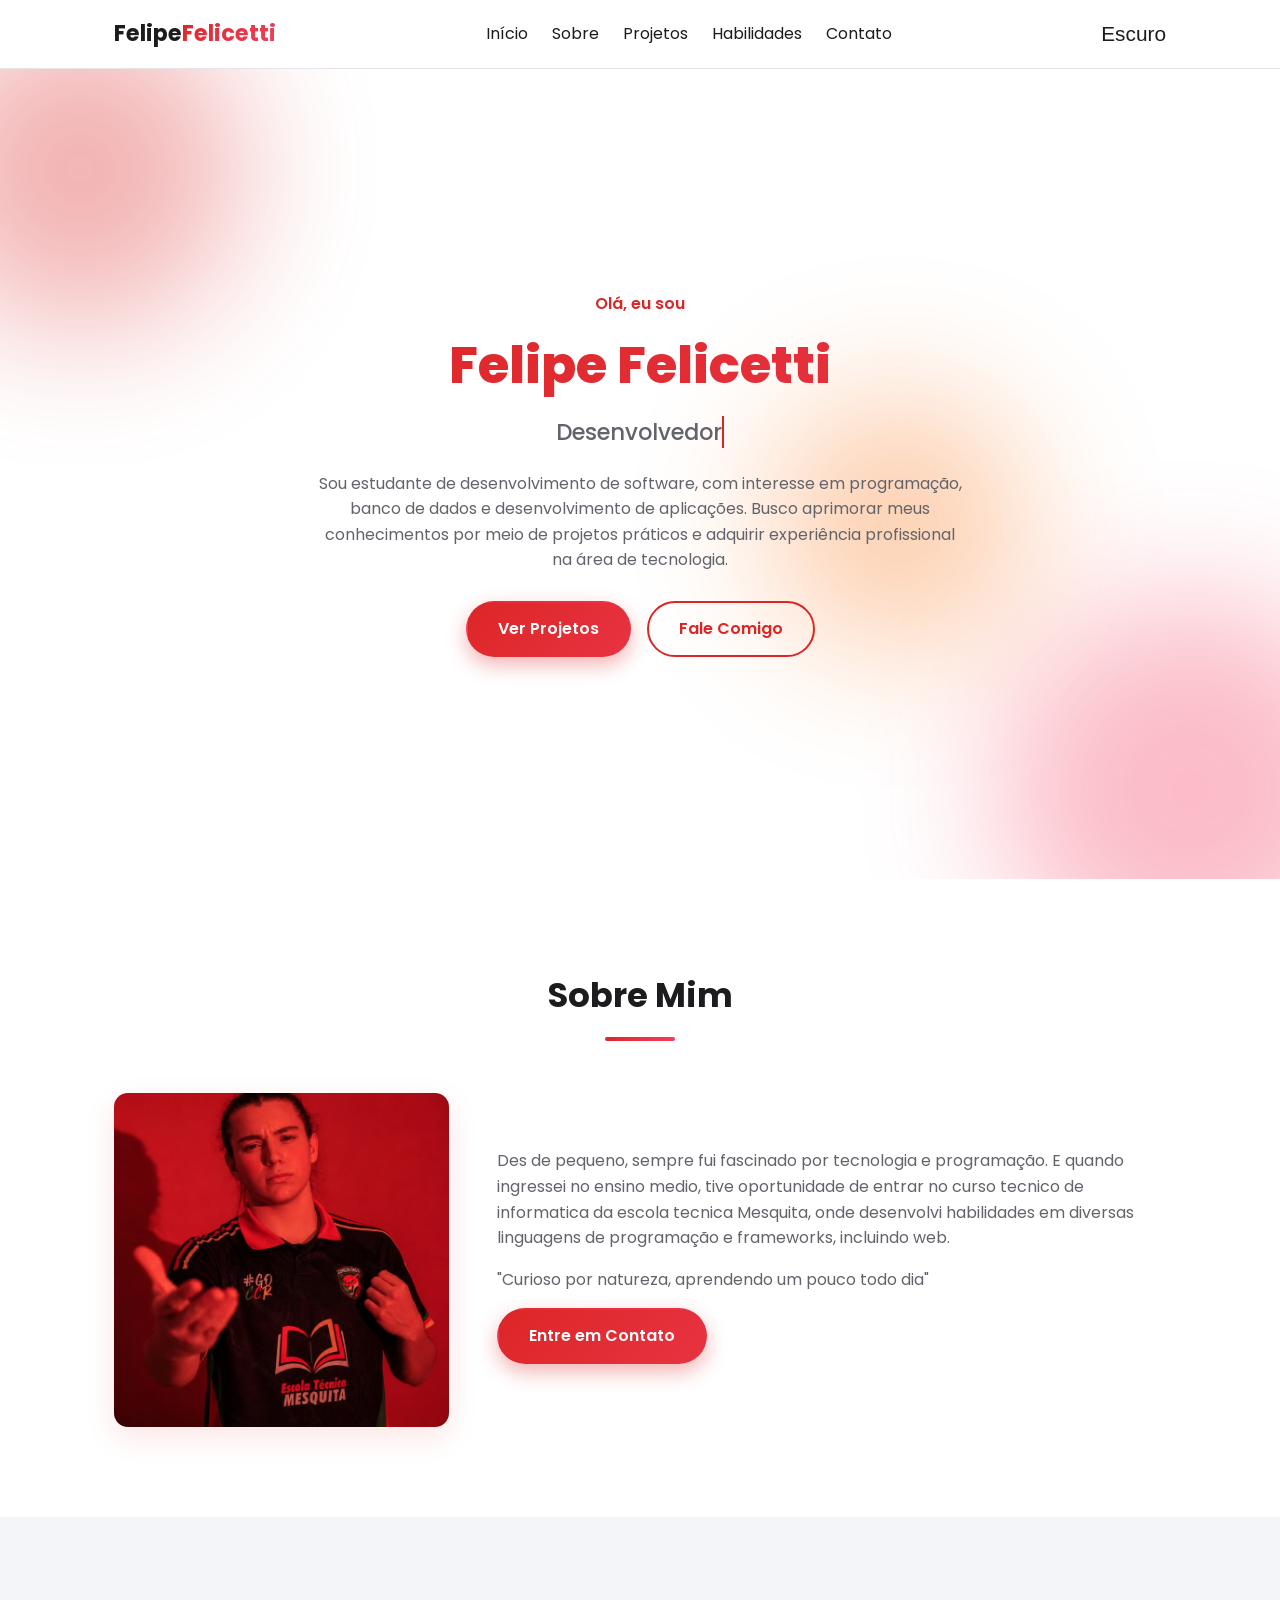
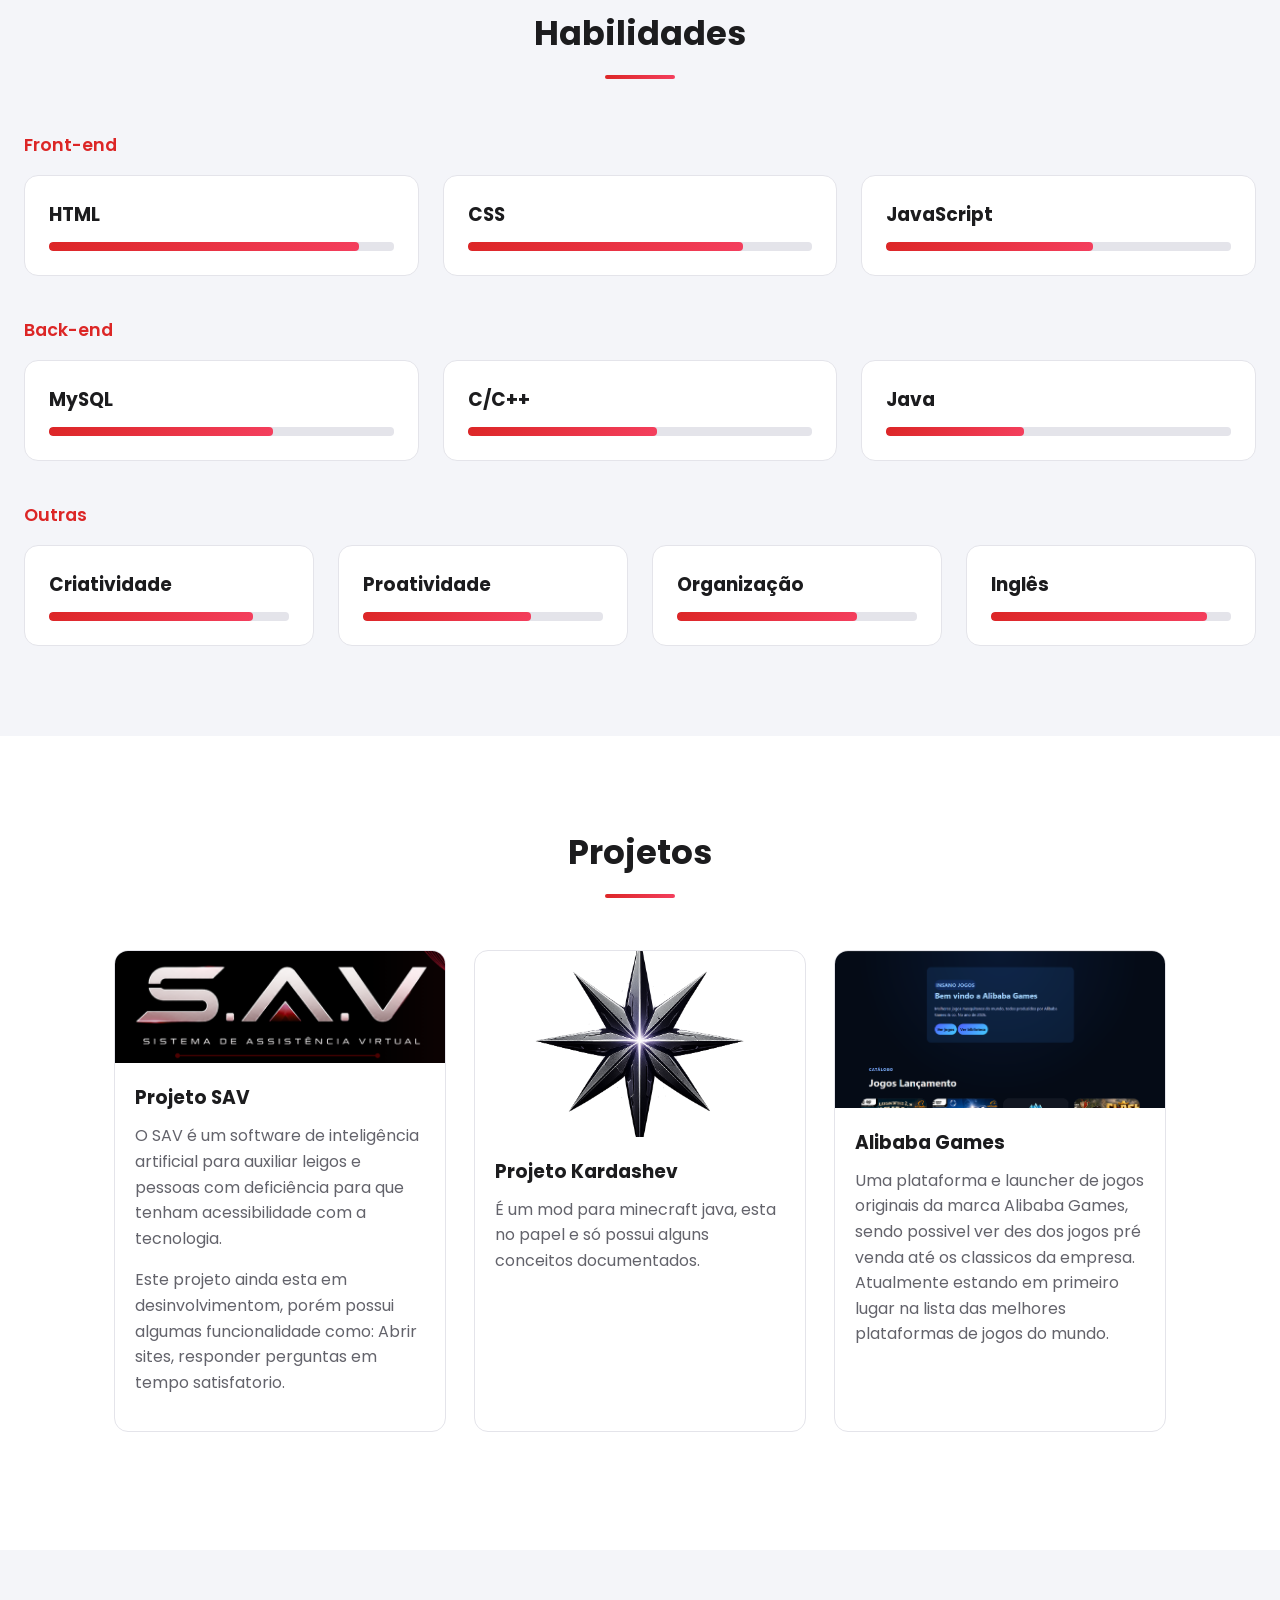
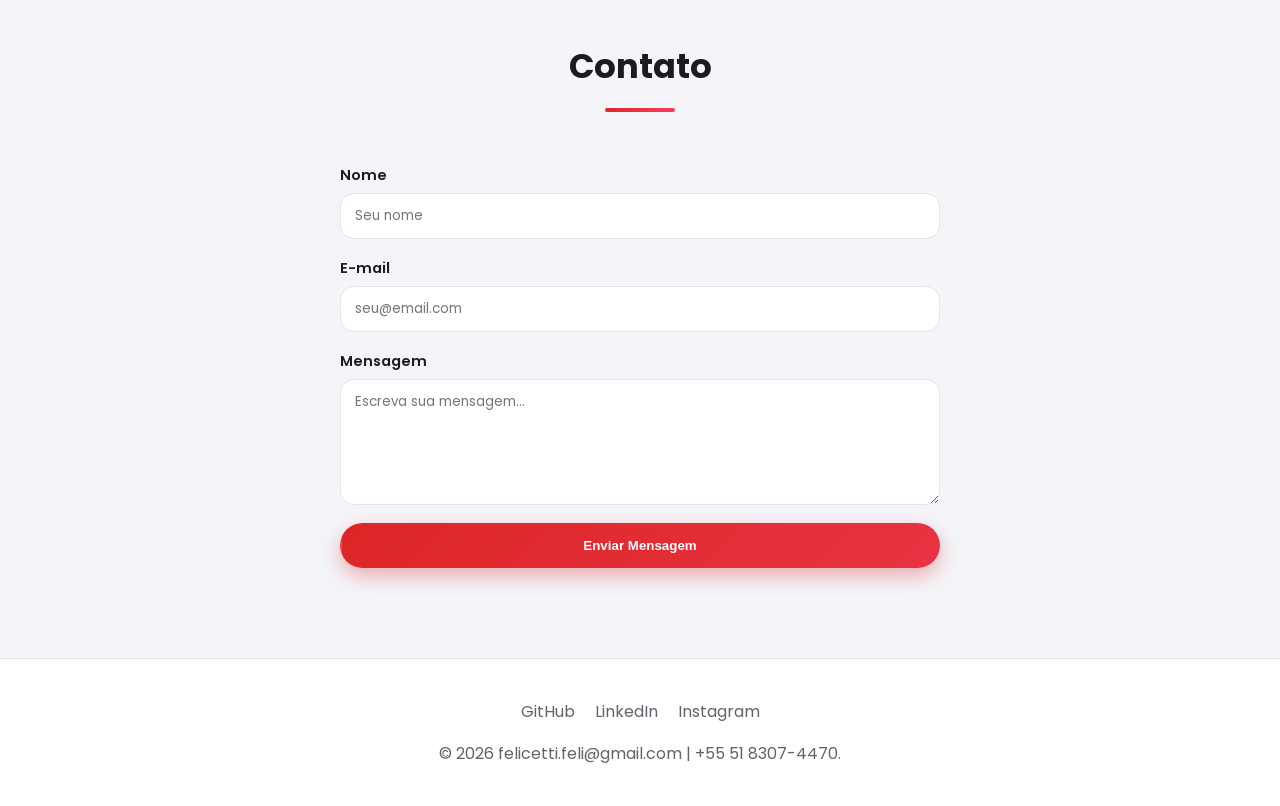
<file: index.html>
<!DOCTYPE html>
<html lang="pt-BR">

<head>
  <meta charset="UTF-8">
  <meta name="viewport" content="width=device-width, initial-scale=1.0">
  <title>Felipe Felicetti | Portfólio</title>
  <link rel="stylesheet" href="assets/css/style.css">
</head>

<body>

  <header class="header">
    <nav class="navbar">
      <a href="index.html" class="logo">Felipe<span>Felicetti</span></a>

      <ul class="nav-links" id="navLinks">
        <li><a href="index.html#inicio">Início</a></li>
        <li><a href="index.html#sobre">Sobre</a></li>
        <li><a href="index.html#projetos">Projetos</a></li>
        <li><a href="index.html#habilidades">Habilidades</a></li>
        <li><a href="index.html#contato">Contato</a></li>
      </ul>

      <button class="theme-toggle" id="themeToggle" aria-label="Alternar tema">🌙</button>
      <button class="menu-toggle" id="menuToggle" aria-label="Abrir menu">☰</button>
    </nav>
  </header>

  <section id="inicio" class="hero">
    <div class="blob-1"></div>
    <div class="blob-2"></div>
    <div class="blob-3"></div>
    <div class="hero-content">
      <p class="hero-greeting">Olá, eu sou</p>
      <h1 class="hero-name">Felipe Felicetti</h1>
      <h2 class="hero-role" data-roles="Desenvolvedor | Entusiasta de Front-end | Criador Digital"></h2>
      <p class="hero-text">
        Sou estudante de desenvolvimento de software, com interesse em programação, banco de dados e desenvolvimento de aplicações. Busco aprimorar meus conhecimentos por meio de projetos práticos e adquirir experiência profissional na área de tecnologia.
      </p>
      <div class="hero-buttons">
        <a href="#projetos" class="btn btn-primary">Ver Projetos</a>
        <a href="#contato" class="btn btn-outline">Fale Comigo</a>
      </div>
    </div>
  </section>

  <section id="sobre" class="section">
    <h2 class="section-title" data-reveal>Sobre Mim</h2>
    <div class="about-content">
      <div class="about-image" data-reveal>
        <img class="image-placeholder" src="assets/img/eu.jpg" alt="Foto de Felipe Felicetti">
      </div>
      <div class="about-text" data-reveal data-reveal-delay="1">
        <p>
          Des de pequeno, sempre fui fascinado por tecnologia e programação. E quando ingressei no ensino medio, tive
          oportunidade de entrar no curso tecnico de informatica da escola tecnica Mesquita, onde desenvolvi habilidades
          em diversas linguagens de programação e frameworks, incluindo web.
        </p>
        <p>
          "Curioso por natureza, aprendendo um pouco todo dia"
        </p>
        <a href="#contato" class="btn btn-primary">Entre em Contato</a>
      </div>
    </div>
  </section>

  <section id="habilidades" class="section section-alt">
    <h2 class="section-title" data-reveal>Habilidades</h2>
    <h3 class="skills-group-title" data-reveal>Front-end</h3>
    <div class="skills-grid">
      <div class="skill-card" data-reveal>
        <h3>HTML</h3>
        <div class="skill-bar"><span data-percent="90"></span></div>
      </div>
      <div class="skill-card" data-reveal data-reveal-delay="1">
        <h3>CSS</h3>
        <div class="skill-bar"><span data-percent="80"></span></div>
      </div>
      <div class="skill-card" data-reveal data-reveal-delay="2">
        <h3>JavaScript</h3>
        <div class="skill-bar"><span data-percent="60"></span></div>
      </div>
    </div>

    <h3 class="skills-group-title" data-reveal>Back-end</h3>
    <div class="skills-grid">
      <div class="skill-card" data-reveal>
        <h3>MySQL</h3>
        <div class="skill-bar"><span data-percent="65"></span></div>
      </div>
      <div class="skill-card" data-reveal data-reveal-delay="1">
        <h3>C/C++</h3>
        <div class="skill-bar"><span data-percent="55"></span></div>
      </div>
      <div class="skill-card" data-reveal data-reveal-delay="2">
        <h3>Java</h3>
        <div class="skill-bar"><span data-percent="40"></span></div>
      </div>
    </div>

    <h3 class="skills-group-title" data-reveal>Outras</h3>
    <div class="skills-grid">
      <div class="skill-card" data-reveal>
        <h3>Criatividade</h3>
        <div class="skill-bar"><span data-percent="85"></span></div>
      </div>
      <div class="skill-card" data-reveal data-reveal-delay="1">
        <h3>Proatividade</h3>
        <div class="skill-bar"><span data-percent="70"></span></div>
      </div>
      <div class="skill-card" data-reveal data-reveal-delay="2">
        <h3>Organização</h3>
        <div class="skill-bar"><span data-percent="75"></span></div>
      </div>
      <div class="skill-card" data-reveal data-reveal-delay="3">
        <h3>Inglês</h3>
        <div class="skill-bar"><span data-percent="90"></span></div>
      </div>
    </div>
  </section>

  <section id="projetos" class="section">
    <h2 class="section-title" data-reveal>Projetos</h2>
    <div class="projects-grid">
      <div class="project-card" data-reveal>
        <a href="https://github.com/lucaviana2009-star/SAV-Sistema-de-Assistencia-Virtual.git" target="_blank">
        <img src="assets/img/SAV.png" alt="Projeto SAV">
        <div class="project-info">
          <h3>Projeto SAV</h3>
          <p>O SAV é um software de inteligência artificial para auxiliar leigos e pessoas com deficiência para que
            tenham acessibilidade com a tecnologia.</p>
          <p>Este projeto ainda esta em desinvolvimentom, porém possui algumas funcionalidade como: Abrir sites, responder perguntas em tempo satisfatorio.</p>
        </div>
        </a>
      </div>

      <div class="project-card" data-reveal data-reveal-delay="1">
          <img src="assets/img/KardashevLogo.png" alt="Kardashev">
        <div class="project-info">
          <h3>Projeto Kardashev</h3>
          <p>É um mod para minecraft java, esta no papel e só possui alguns conceitos documentados.</p>
        </div>
      </div>

      <div class="project-card" data-reveal data-reveal-delay="2">
         <a href="https://catalogo-de-jogos-roan.vercel.app/" target="_blank">
        <img src="assets/img/alibabagames.png" alt="Alibaba Games">
        <div class="project-info">
          <h3>Alibaba Games</h3>
          <p>Uma plataforma e launcher de jogos originais da marca Alibaba Games, sendo possivel ver des dos jogos pré venda até os classicos da empresa. Atualmente estando em primeiro lugar na lista das melhores plataformas de jogos do mundo.</p>
        </div>
      </div>
    </a>
    </div>
  </section>

  <section id="contato" class="section section-alt">
    <h2 class="section-title" data-reveal>Contato</h2>
    <form class="contact-form" id="contactForm" data-reveal>
      <div class="form-group">
        <label for="nome">Nome</label>
        <input type="text" id="nome" name="nome" placeholder="Seu nome" required>
      </div>
      <div class="form-group">
        <label for="email">E-mail</label>
        <input type="email" id="email" name="email" placeholder="seu@email.com" required>
      </div>
      <div class="form-group">
        <label for="mensagem">Mensagem</label>
        <textarea id="mensagem" name="mensagem" rows="5" placeholder="Escreva sua mensagem..." required></textarea>
      </div>
      <button type="submit" class="btn btn-primary">Enviar Mensagem</button>
    </form>
  </section>

  <footer class="footer">
    <div class="social-links">
      <a href="https://github.com/baryonyx3310" target="_blank">GitHub</a>
      <a href="https://www.linkedin.com" target="_blank">LinkedIn</a>
      <a href="https://www.instagram.com/bary.onyx0/" target="_blank">Instagram</a>
    </div>
    <p>&copy; <span id="year">2026</span> felicetti.feli@gmail.com | +55 51 8307-4470.</p>
  </footer>

  <button class="back-to-top" id="backToTop" aria-label="Voltar ao topo">↑</button>

  <script src="assets/js/script.js"></script>
</body>

</html>
</file>
<file: assets/css/style.css>
@import url('https://fonts.googleapis.com/css2?family=Poppins:wght@400;500;600;700;800&display=swap');

:root {
  --bg: #ffffff;
  --bg-alt: #f4f5f9;
  --surface: #ffffff;
  --text: #1c1c1e;
  --text-light: #63636b;
  --border: #e4e4ea;

  --primary: #dc2626;
  --primary-2: #f43f5e;
  --primary-3: #f97316;

  --gradient-main: linear-gradient(135deg, var(--primary), var(--primary-2));
  --gradient-alt: linear-gradient(135deg, var(--primary-3), var(--primary));

  --radius: 14px;
  --transition: 0.3s ease;
  --shadow: 0 10px 30px rgba(220, 38, 38, 0.12);
}

[data-theme="dark"] {
  --bg: #0e0e12;
  --bg-alt: #17171d;
  --surface: #1c1c23;
  --text: #f2f2f5;
  --text-light: #a6a6b3;
  --border: #2c2c36;
  --shadow: 0 10px 30px rgba(0, 0, 0, 0.4);
}

* {
  margin: 0;
  padding: 0;
  box-sizing: border-box;
}

html {
  scroll-behavior: smooth;
}

body {
  font-family: 'Poppins', 'Segoe UI', Arial, sans-serif;
  background: var(--bg);
  color: var(--text);
  line-height: 1.6;
  overflow-x: hidden;
  transition: background var(--transition), color var(--transition);
}

a {
  text-decoration: none;
  color: inherit;
}

ul {
  list-style: none;
}

img {
  max-width: 100%;
  display: block;
}

[data-reveal] {
  opacity: 0;
  transform: translateY(40px);
  transition: opacity 0.7s ease, transform 0.7s ease;
}

[data-reveal].visible {
  opacity: 1;
  transform: translateY(0);
}

[data-reveal-delay="1"] { transition-delay: 0.1s; }
[data-reveal-delay="2"] { transition-delay: 0.2s; }
[data-reveal-delay="3"] { transition-delay: 0.3s; }

.btn {
  position: relative;
  display: inline-block;
  padding: 13px 30px;
  border-radius: 50px;
  font-weight: 600;
  cursor: pointer;
  border: 2px solid transparent;
  overflow: hidden;
  transition: transform var(--transition), box-shadow var(--transition);
}

.btn-primary {
  background: var(--gradient-main);
  background-size: 200% 200%;
  color: #fff;
  box-shadow: 0 8px 20px rgba(220, 38, 38, 0.35);
  animation: gradientShift 4s ease infinite;
}

.btn-primary:hover {
  transform: translateY(-3px) scale(1.03);
  box-shadow: 0 12px 28px rgba(244, 63, 94, 0.4);
}

.btn-outline {
  border-color: var(--primary);
  color: var(--primary);
  background: transparent;
}

.btn-outline:hover {
  background: var(--gradient-main);
  border-color: transparent;
  color: #fff;
  transform: translateY(-3px);
}

.btn-small {
  padding: 9px 20px;
  font-size: 0.9rem;
}

.btn .ripple {
  position: absolute;
  border-radius: 50%;
  background: rgba(255, 255, 255, 0.6);
  transform: scale(0);
  animation: ripple 0.6s linear;
  pointer-events: none;
}

@keyframes ripple {
  to {
    transform: scale(3);
    opacity: 0;
  }
}

@keyframes gradientShift {
  0%, 100% { background-position: 0% 50%; }
  50% { background-position: 100% 50%; }
}

.header {
  position: sticky;
  top: 0;
  background: rgba(255, 255, 255, 0.7);
  backdrop-filter: blur(12px);
  -webkit-backdrop-filter: blur(12px);
  border-bottom: 1px solid var(--border);
  z-index: 100;
  transition: box-shadow var(--transition), background var(--transition);
}

[data-theme="dark"] .header {
  background: rgba(14, 14, 18, 0.7);
}

.header.scrolled {
  box-shadow: 0 4px 24px rgba(0, 0, 0, 0.08);
}

.navbar {
  max-width: 1100px;
  margin: 0 auto;
  display: flex;
  align-items: center;
  justify-content: space-between;
  padding: 16px 24px;
}

.logo {
  font-size: 1.4rem;
  font-weight: 700;
}

.logo span {
  background: var(--gradient-main);
  -webkit-background-clip: text;
  background-clip: text;
  color: transparent;
}

.nav-links {
  display: flex;
  gap: 24px;
  flex-wrap: wrap;
}

.nav-links a {
  position: relative;
}

.nav-links a::after {
  content: "";
  position: absolute;
  left: 0;
  bottom: -4px;
  width: 0;
  height: 2px;
  background: var(--gradient-main);
  transition: width var(--transition);
}

.nav-links a:hover::after {
  width: 100%;
}

.nav-links a:hover {
  color: var(--primary);
}

.theme-toggle,
.menu-toggle {
  background: none;
  border: none;
  font-size: 1.3rem;
  cursor: pointer;
  color: var(--text);
  transition: transform var(--transition);
}

.theme-toggle:hover {
  transform: rotate(20deg) scale(1.1);
}

.menu-toggle {
  display: none;
}

.hero {
  position: relative;
  min-height: 90vh;
  display: flex;
  align-items: center;
  justify-content: center;
  text-align: center;
  padding: 40px 24px;
  overflow: hidden;
  background: var(--bg);
}

.blob-1,
.blob-2,
.blob-3 {
  position: absolute;
  border-radius: 50%;
  filter: blur(70px);
  opacity: 0.35;
  z-index: 0;
  animation: float 10s ease-in-out infinite;
}

.blob-1 {
  width: 320px;
  height: 320px;
  background: var(--primary);
  top: -60px;
  left: -80px;
}

.blob-2 {
  width: 380px;
  height: 380px;
  background: var(--primary-2);
  bottom: -100px;
  right: -100px;
  animation-delay: 2s;
}

.blob-3 {
  width: 260px;
  height: 260px;
  background: var(--primary-3);
  top: 40%;
  left: 60%;
  animation-delay: 4s;
}

@keyframes float {
  0%, 100% { transform: translate(0, 0) scale(1); }
  50% { transform: translate(30px, -30px) scale(1.1); }
}

.hero-content {
  position: relative;
  z-index: 1;
  max-width: 650px;
}

.hero-greeting {
  color: var(--primary);
  font-weight: 600;
  margin-bottom: 8px;
  opacity: 0;
  animation: fadeInUp 0.8s ease forwards;
}

.hero-name {
  font-size: 3.2rem;
  font-weight: 800;
  margin-bottom: 8px;
  background: var(--gradient-main);
  background-size: 200% 200%;
  -webkit-background-clip: text;
  background-clip: text;
  color: transparent;
  animation: fadeInUp 0.8s ease 0.1s forwards, gradientShift 5s ease infinite;
  opacity: 0;
}

.hero-role {
  font-size: 1.4rem;
  color: var(--text-light);
  font-weight: 500;
  margin-bottom: 20px;
  min-height: 1.4em;
  opacity: 0;
  animation: fadeInUp 0.8s ease 0.2s forwards;
}

.hero-role .cursor {
  border-right: 2px solid var(--primary);
  animation: blink 0.8s step-end infinite;
}

@keyframes blink {
  50% { border-color: transparent; }
}

.hero-text {
  color: var(--text-light);
  margin-bottom: 28px;
  opacity: 0;
  animation: fadeInUp 0.8s ease 0.3s forwards;
}

.hero-buttons {
  display: flex;
  gap: 16px;
  justify-content: center;
  flex-wrap: wrap;
  opacity: 0;
  animation: fadeInUp 0.8s ease 0.4s forwards;
}

@keyframes fadeInUp {
  from { opacity: 0; transform: translateY(24px); }
  to { opacity: 1; transform: translateY(0); }
}

.section {
  max-width: 1100px;
  margin: 0 auto;
  padding: 90px 24px;
}

.section-alt {
  background: var(--bg-alt);
  max-width: 100%;
}

.section-title {
  text-align: center;
  font-size: 2.1rem;
  font-weight: 700;
  margin-bottom: 52px;
  position: relative;
}

.section-title::after {
  content: "";
  display: block;
  width: 70px;
  height: 4px;
  background: var(--gradient-main);
  margin: 14px auto 0;
  border-radius: 2px;
}

.about-content {
  display: flex;
  align-items: center;
  gap: 48px;
  flex-wrap: wrap;
}

.about-image {
  flex: 1;
  min-width: 240px;
}

.image-placeholder {
  aspect-ratio: 1 / 1;
  width: 100%;
  object-fit: cover;
  background: var(--gradient-main);
  background-size: 200% 200%;
  animation: gradientShift 6s ease infinite;
  border-radius: var(--radius);
  display: flex;
  align-items: center;
  justify-content: center;
  color: #fff;
  font-weight: 600;
  box-shadow: var(--shadow);
}

.about-text {
  flex: 2;
  min-width: 280px;
}

.about-text p {
  margin-bottom: 16px;
  color: var(--text-light);
}

.skills-group-title {
  font-size: 1.1rem;
  font-weight: 600;
  color: var(--primary);
  margin: 40px 0 16px;
}

.skills-group-title:first-of-type {
  margin-top: 0;
}

.skills-grid {
  display: grid;
  grid-template-columns: repeat(auto-fit, minmax(220px, 1fr));
  gap: 24px;
}

.skill-card {
  background: var(--surface);
  padding: 24px;
  border-radius: var(--radius);
  border: 1px solid var(--border);
  transition: transform var(--transition), box-shadow var(--transition);
}

.skill-card:hover {
  transform: translateY(-6px);
  box-shadow: var(--shadow);
}

.skill-bar {
  margin-top: 12px;
  height: 9px;
  background: var(--border);
  border-radius: 4px;
  overflow: hidden;
}

.skill-bar span {
  display: block;
  height: 100%;
  width: 0;
  background: var(--gradient-main);
  border-radius: 4px;
  transition: width 1.4s cubic-bezier(0.16, 1, 0.3, 1);
}

.projects-grid {
  display: grid;
  grid-template-columns: repeat(auto-fit, minmax(280px, 1fr));
  gap: 28px;
}

.project-card {
  position: relative;
  border-radius: var(--radius);
  overflow: hidden;
  background: var(--surface);
  border: 1px solid var(--border);
  transition: transform 0.4s ease, box-shadow 0.4s ease;
}

.project-card:hover {
  transform: translateY(-10px);
  box-shadow: var(--shadow);
}

.project-image {
  position: relative;
  aspect-ratio: 16 / 9;
  background: #000;
  display: flex;
  align-items: center;
  justify-content: center;
  color: #fff;
  font-weight: 600;
  overflow: hidden;
}

.project-image::after {
  content: "";
  position: absolute;
  top: 0;
  left: -60%;
  width: 40%;
  height: 100%;
  background: linear-gradient(120deg, transparent, rgba(255, 255, 255, 0.35), transparent);
  transform: skewX(-20deg);
  transition: left 0.7s ease;
}

.project-card:hover .project-image::after {
  left: 130%;
}

.project-info {
  padding: 20px;
}

.project-info p {
  color: var(--text-light);
  margin: 10px 0 16px;
}

.project-links {
  display: flex;
  gap: 12px;
}

.contact-form {
  max-width: 600px;
  margin: 0 auto;
  display: flex;
  flex-direction: column;
  gap: 18px;
}

.form-group {
  display: flex;
  flex-direction: column;
  gap: 6px;
}

.form-group label {
  font-weight: 600;
  font-size: 0.9rem;
}

.form-group input,
.form-group textarea {
  padding: 12px 14px;
  border: 1px solid var(--border);
  border-radius: var(--radius);
  background: var(--surface);
  color: var(--text);
  font-family: inherit;
  resize: vertical;
  transition: border-color var(--transition), box-shadow var(--transition);
}

.form-group input:focus,
.form-group textarea:focus {
  outline: none;
  border-color: var(--primary);
  box-shadow: 0 0 0 3px rgba(220, 38, 38, 0.15);
}

.footer {
  text-align: center;
  padding: 40px 24px;
  border-top: 1px solid var(--border);
  color: var(--text-light);
}

.social-links {
  display: flex;
  justify-content: center;
  gap: 20px;
  margin-bottom: 16px;
}

.social-links a {
  transition: color var(--transition), transform var(--transition);
  display: inline-block;
}

.social-links a:hover {
  color: var(--primary);
  transform: translateY(-3px);
}

.back-to-top {
  position: fixed;
  right: 24px;
  bottom: 24px;
  width: 46px;
  height: 46px;
  border-radius: 50%;
  border: none;
  background: var(--gradient-main);
  color: #fff;
  font-size: 1.2rem;
  cursor: pointer;
  display: flex;
  align-items: center;
  justify-content: center;
  box-shadow: 0 8px 20px rgba(220, 38, 38, 0.35);
  opacity: 0;
  transform: translateY(20px);
  pointer-events: none;
  transition: opacity var(--transition), transform var(--transition);
  z-index: 90;
}

.back-to-top.visible {
  opacity: 1;
  transform: translateY(0);
  pointer-events: auto;
}

.back-to-top:hover {
  transform: translateY(-4px);
}

@media (max-width: 768px) {
  .menu-toggle {
    display: block;
  }

  .nav-links {
    position: absolute;
    top: 100%;
    left: 0;
    right: 0;
    background: var(--bg);
    flex-direction: column;
    padding: 20px 24px;
    border-bottom: 1px solid var(--border);
    display: none;
  }

  .nav-links.active {
    display: flex;
  }

  .hero-name {
    font-size: 2.2rem;
  }
}

@media (prefers-reduced-motion: reduce) {
  * {
    animation-duration: 0.01ms !important;
    animation-iteration-count: 1 !important;
    transition-duration: 0.01ms !important;
  }
}
</file>
